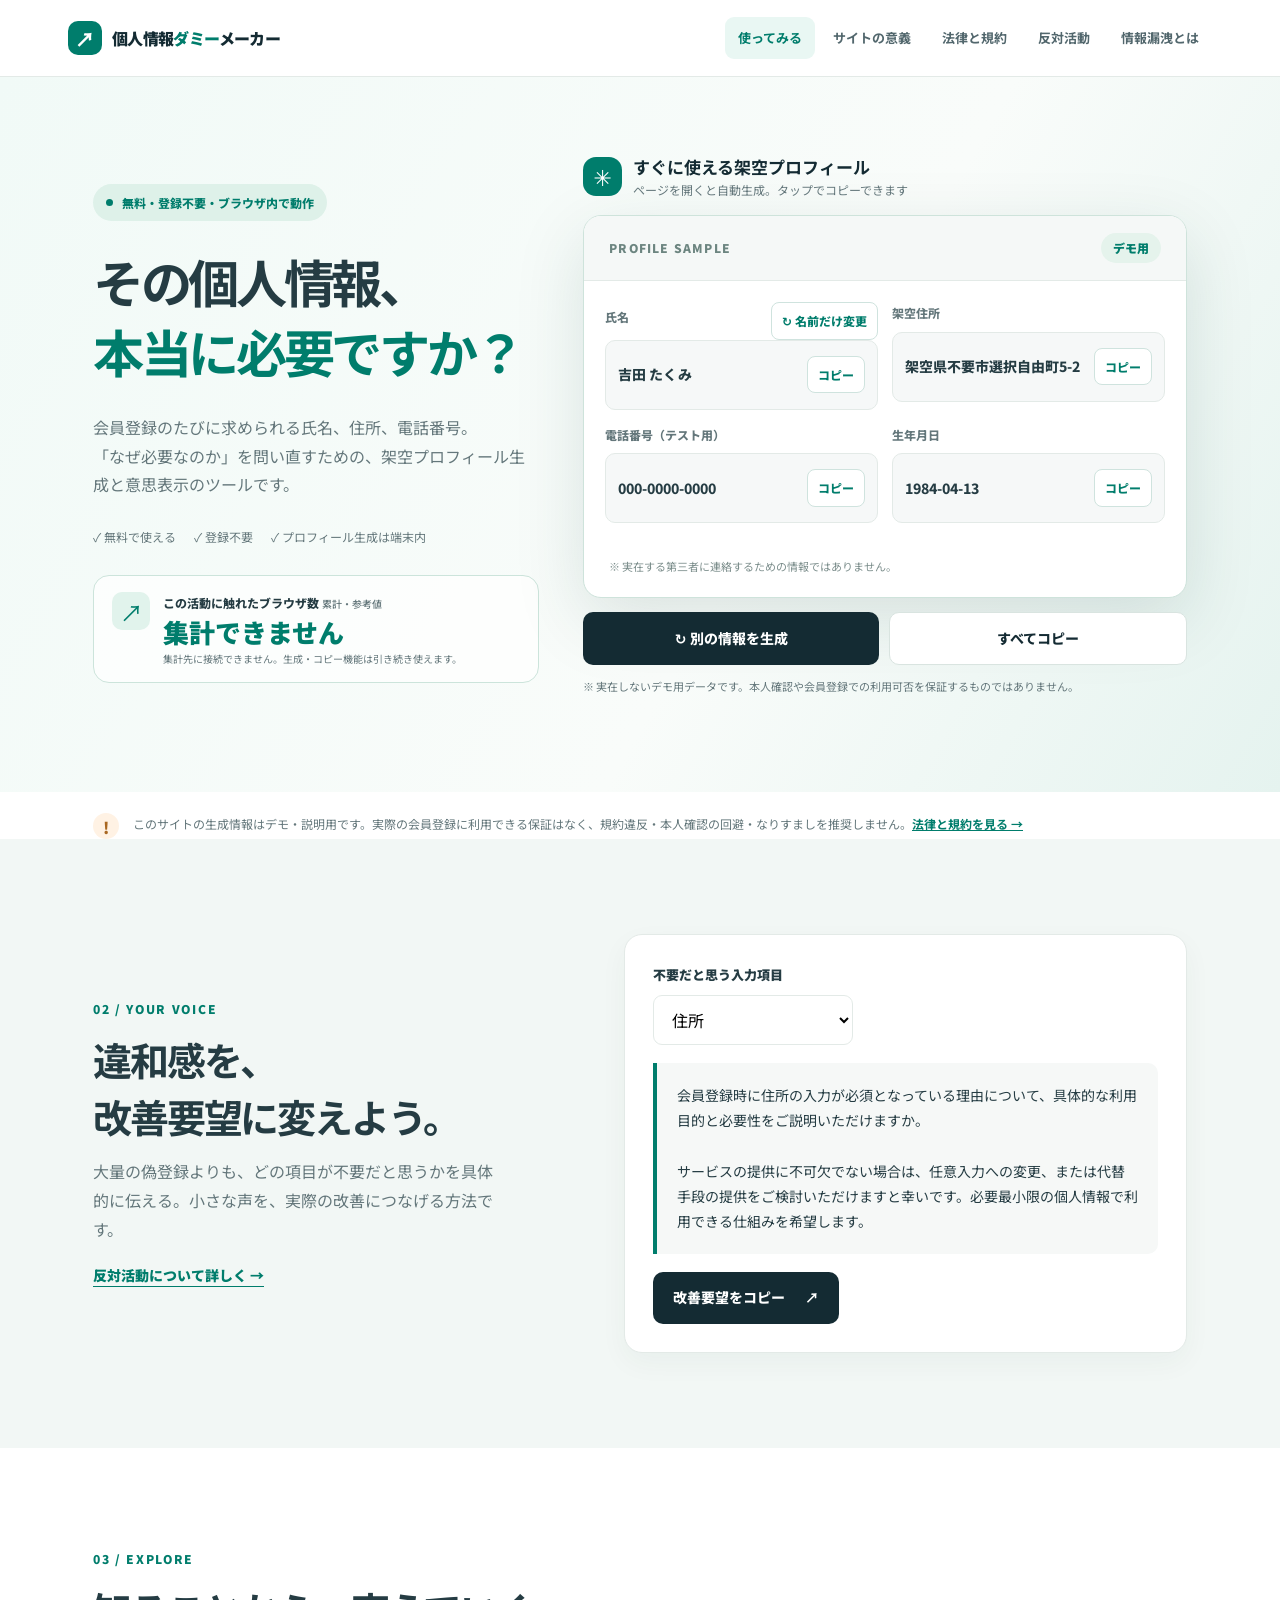
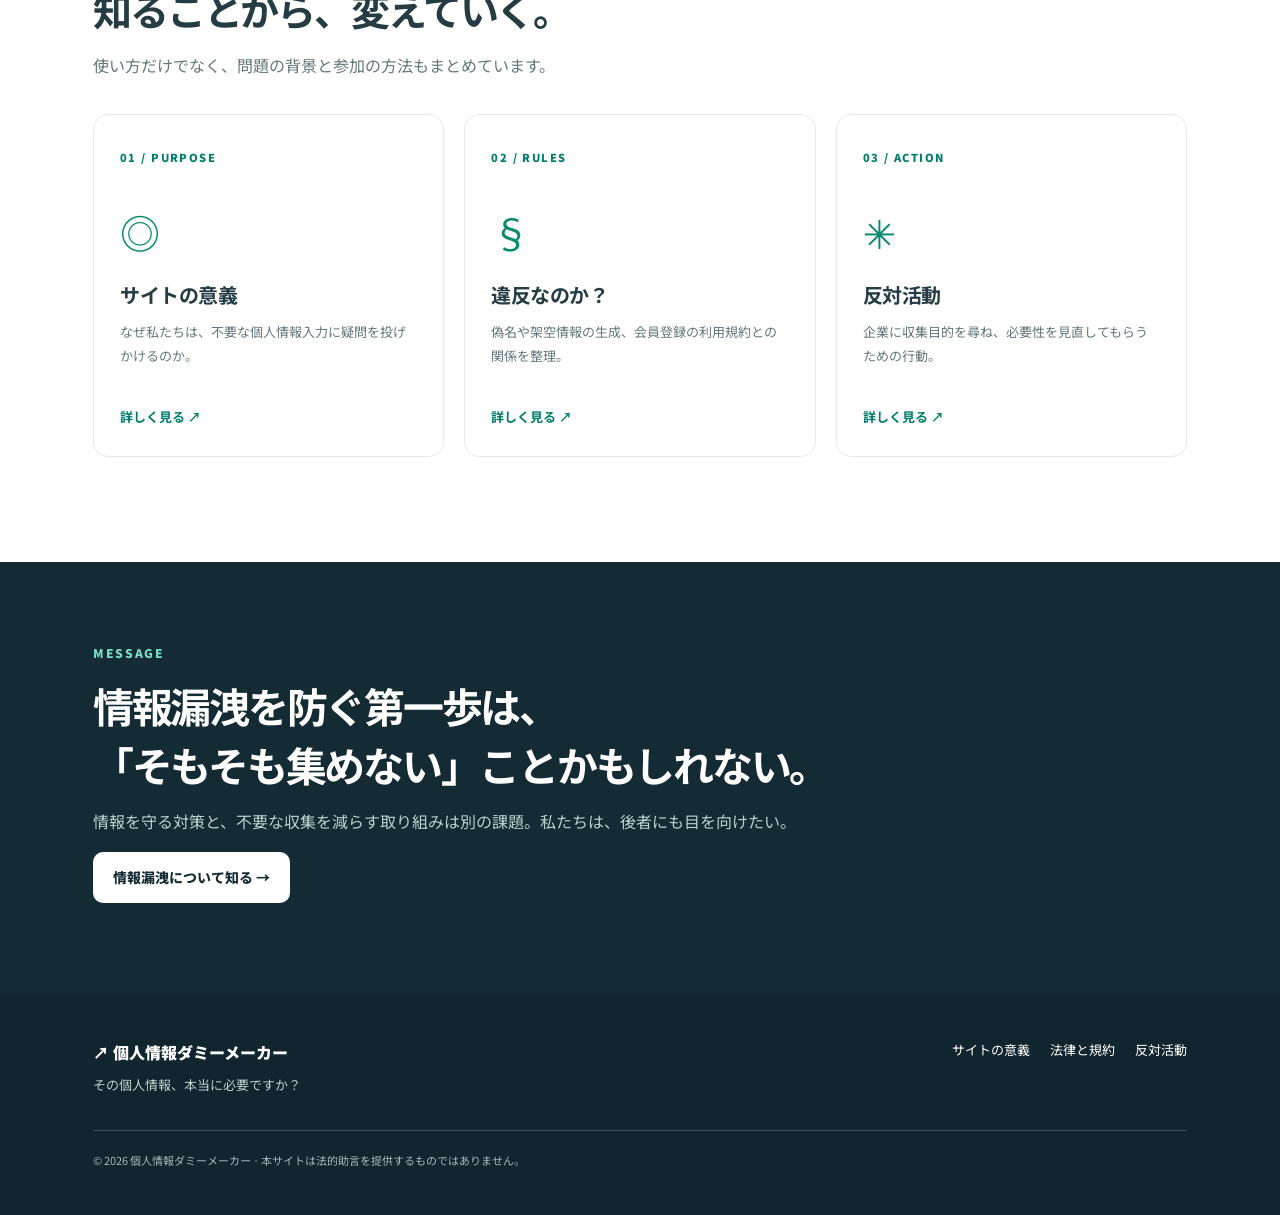
<file: index.html>
<!DOCTYPE html>

<html lang="ja"><head><meta charset="utf-8"/><meta content="width=device-width, initial-scale=1" name="viewport"/><meta content="#112a32" name="theme-color"/><meta content="架空の氏名・住所・テスト用電話番号を無料で生成。登録不要。会員登録時の不要な個人情報入力や情報漏洩について考え、企業への改善要望も作成できます。" name="description"/><meta content="index,follow" name="robots"/><meta content="website" property="og:type"/><meta content="個人情報ダミーメーカー｜無料の偽名・架空住所生成" property="og:title"/><meta content="架空の氏名・住所・テスト用電話番号を無料で生成。登録不要。会員登録時の不要な個人情報入力や情報漏洩について考え、企業への改善要望も作成できます。" property="og:description"/><title>個人情報ダミーメーカー｜無料の偽名・架空住所生成</title><link href="style.css" rel="stylesheet"/><script defer="" src="names.js"></script><script defer="" src="app.js"></script><meta content="個人情報ダミーメーカー" property="og:site_name"/><meta content="summary" name="twitter:card"/><link href="favicon.svg" rel="icon" type="image/svg+xml"/><link rel="canonical" href="https://belt32.github.io/privacy-dummy-maker/"/><meta property="og:url" content="https://belt32.github.io/privacy-dummy-maker/"/><script type="application/ld+json">{"@context": "https://schema.org", "@type": "WebSite", "name": "個人情報ダミーメーカー", "alternateName": "Privacy Dummy Maker", "url": "https://belt32.github.io/privacy-dummy-maker/", "inLanguage": "ja"}</script><script defer src="counter-config.js"></script><script defer src="counter.js"></script><meta name="google-site-verification" content="NcJ0CLKKIaj73GDgiFb0zMKzVqcw-bu-TZWNQOvwTJs" /></head><body><a class="skip" href="#main">本文へスキップ</a><header class="topbar"><div class="topbar-inner"><a class="logo" href="index.html"><span class="logo-mark">↗</span><span>個人情報<span class="logo-accent">ダミー</span>メーカー</span></a><button aria-controls="mainNav" aria-expanded="false" aria-label="メニューを開く" class="menu-toggle" id="menuToggle"><span></span><span></span><span></span></button><nav aria-label="メインナビゲーション" class="nav" id="mainNav"><a aria-current="page" href="index.html">使ってみる</a><a href="purpose/index.html">サイトの意義</a><a href="legal/index.html">法律と規約</a><a href="action/index.html">反対活動</a><a href="information-leak/index.html">情報漏洩とは</a></nav></div></header><main id="main"><section class="hero"><div class="wrap hero-grid"><div class="hero-copy"><div class="pill"><span class="dot"></span> 無料・登録不要・ブラウザ内で動作</div><h1>その個人情報、<br/><span>本当に必要ですか？</span></h1><p>会員登録のたびに求められる氏名、住所、電話番号。<br/>「なぜ必要なのか」を問い直すための、架空プロフィール生成と意思表示のツールです。</p><div class="hero-foot"><span>✓ 無料で使える</span><span>✓ 登録不要</span><span>✓ プロフィール生成は端末内</span></div><div aria-label="累計の利用ブラウザ数" class="visitor-stat"><div aria-hidden="true" class="visitor-icon">↗</div><div><div class="visitor-stat-label">この活動に触れたブラウザ数 <span>累計・参考値</span></div><div aria-live="polite" class="visitor-value" id="visitorCount">未集計</div><p class="visitor-explain" id="visitorNote">現在、利用ブラウザ数の集計は行っていません。</p></div></div></div><div class="hero-generator" id="generator"><div class="instant-heading"><span class="instant-spark">✳</span><span><strong>すぐに使える架空プロフィール</strong><small>ページを開くと自動生成。タップでコピーできます</small></span></div><div class="generator-card"><div class="card-header"><span>PROFILE SAMPLE</span><span class="card-pill">デモ用</span></div><div class="fields"><div class="field"><div class="name-label-row"><label for="name">氏名</label><button aria-label="氏名だけを再生成" class="name-regen" id="refreshName" type="button">↻ 名前だけ変更</button></div><div class="field-line"><output id="name">青山 そら</output><button aria-label="氏名をコピー" data-copy="name" type="button">コピー</button></div></div><div class="field"><label for="address">架空住所</label><div class="field-line"><output id="address">架空県不要市情報最小町1-1</output><button aria-label="住所をコピー" data-copy="address" type="button">コピー</button></div></div><div class="field"><label for="phone">電話番号（テスト用）</label><div class="field-line"><output id="phone">000-0000-0000</output><button aria-label="電話番号をコピー" data-copy="phone" type="button">コピー</button></div></div><div class="field"><label for="birthday">生年月日</label><div class="field-line"><output id="birthday">1998-04-21</output><button aria-label="生年月日をコピー" data-copy="birthday" type="button">コピー</button></div></div></div><div class="card-bottom">※ 実在する第三者に連絡するための情報ではありません。</div></div><div class="instant-actions"><button class="btn btn-dark" id="refresh" type="button">↻ 別の情報を生成</button><button class="btn btn-outline" id="copyAll" type="button">すべてコピー</button></div><p class="instant-note">※ 実在しないデモ用データです。本人確認や会員登録での利用可否を保証するものではありません。</p><p aria-live="polite" class="feedback" id="status" role="status"></p></div></div></section><div class="notice wrap"><span>!</span><p>このサイトの生成情報はデモ・説明用です。実際の会員登録に利用できる保証はなく、規約違反・本人確認の回避・なりすましを推奨しません。<a href="legal/index.html">法律と規約を見る →</a></p></div><section class="soft-section" id="request"><div class="wrap split"><div><div class="eyebrow">02 / YOUR VOICE</div><h2>違和感を、<br/>改善要望に変えよう。</h2><p>大量の偽登録よりも、どの項目が不要だと思うかを具体的に伝える。小さな声を、実際の改善につなげる方法です。</p><a class="inline-link" href="action/index.html">反対活動について詳しく →</a></div><div class="request-card"><label for="target">不要だと思う入力項目</label><select id="target"><option value="住所">住所</option><option value="電話番号">電話番号</option><option value="本名">本名</option><option value="生年月日">生年月日</option></select><div aria-live="polite" class="letter" id="letter"></div><button class="btn btn-dark" id="copyLetter" type="button">改善要望をコピー <span>↗</span></button></div></div></section><section class="section wrap"><div class="eyebrow">03 / EXPLORE</div><h2>知ることから、変えていく。</h2><p class="section-lead">使い方だけでなく、問題の背景と参加の方法もまとめています。</p><div class="link-cards"><a class="link-card" href="purpose/index.html"><span class="link-no">01 / PURPOSE</span><span class="link-icon">◎</span><h3>サイトの意義</h3><p>なぜ私たちは、不要な個人情報入力に疑問を投げかけるのか。</p><b>詳しく見る ↗</b></a><a class="link-card" href="legal/index.html"><span class="link-no">02 / RULES</span><span class="link-icon">§</span><h3>違反なのか？</h3><p>偽名や架空情報の生成、会員登録の利用規約との関係を整理。</p><b>詳しく見る ↗</b></a><a class="link-card" href="action/index.html"><span class="link-no">03 / ACTION</span><span class="link-icon">✳</span><h3>反対活動</h3><p>企業に収集目的を尋ね、必要性を見直してもらうための行動。</p><b>詳しく見る ↗</b></a></div></section><section class="dark-band"><div class="wrap"><div class="eyebrow">MESSAGE</div><h2>情報漏洩を防ぐ第一歩は、<br/>「そもそも集めない」ことかもしれない。</h2><p>情報を守る対策と、不要な収集を減らす取り組みは別の課題。私たちは、後者にも目を向けたい。</p><a class="btn btn-white" href="information-leak/index.html">情報漏洩について知る →</a></div></section></main><footer><div class="footer-inner"><div><a class="footer-logo" href="index.html">↗ 個人情報ダミーメーカー</a><p>その個人情報、本当に必要ですか？</p></div><div class="footer-links"><a href="purpose/index.html">サイトの意義</a><a href="legal/index.html">法律と規約</a><a href="action/index.html">反対活動</a></div><small>© 2026 個人情報ダミーメーカー · 本サイトは法的助言を提供するものではありません。</small></div></footer></body></html>
</file>
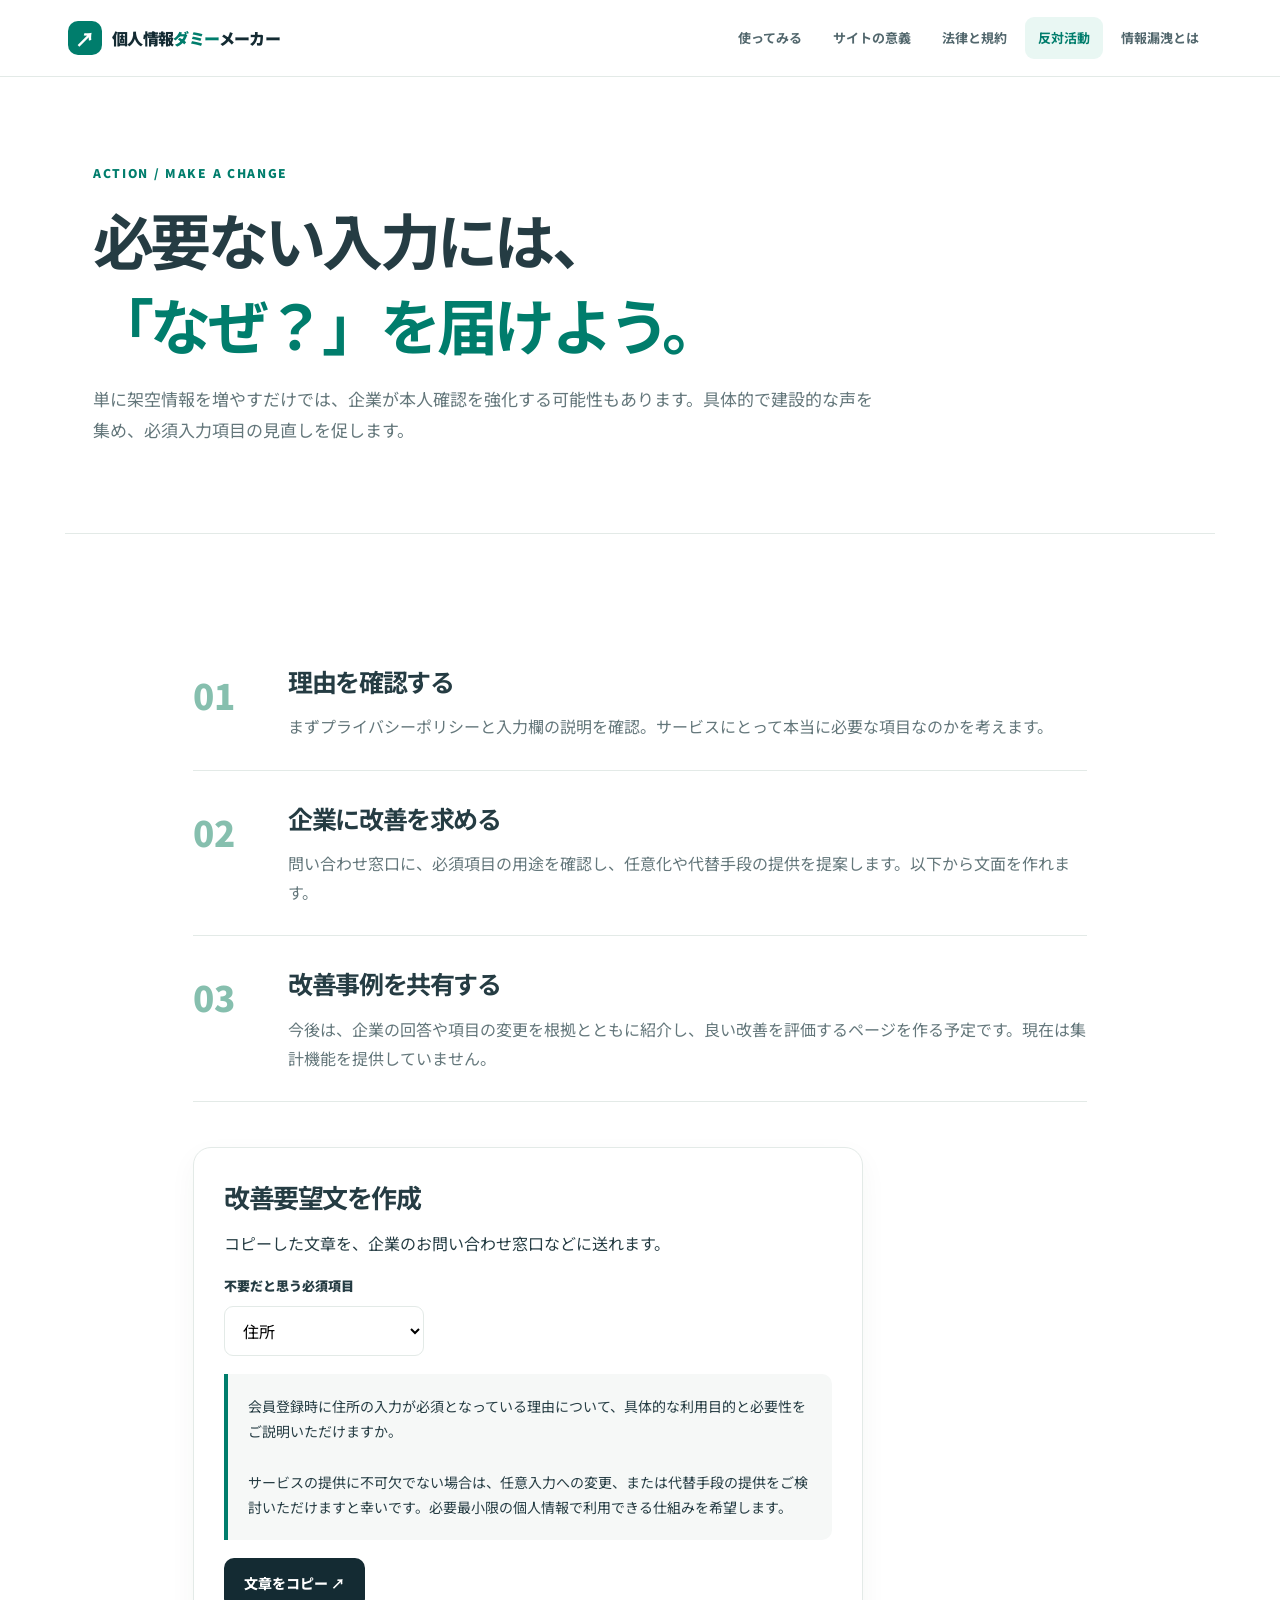
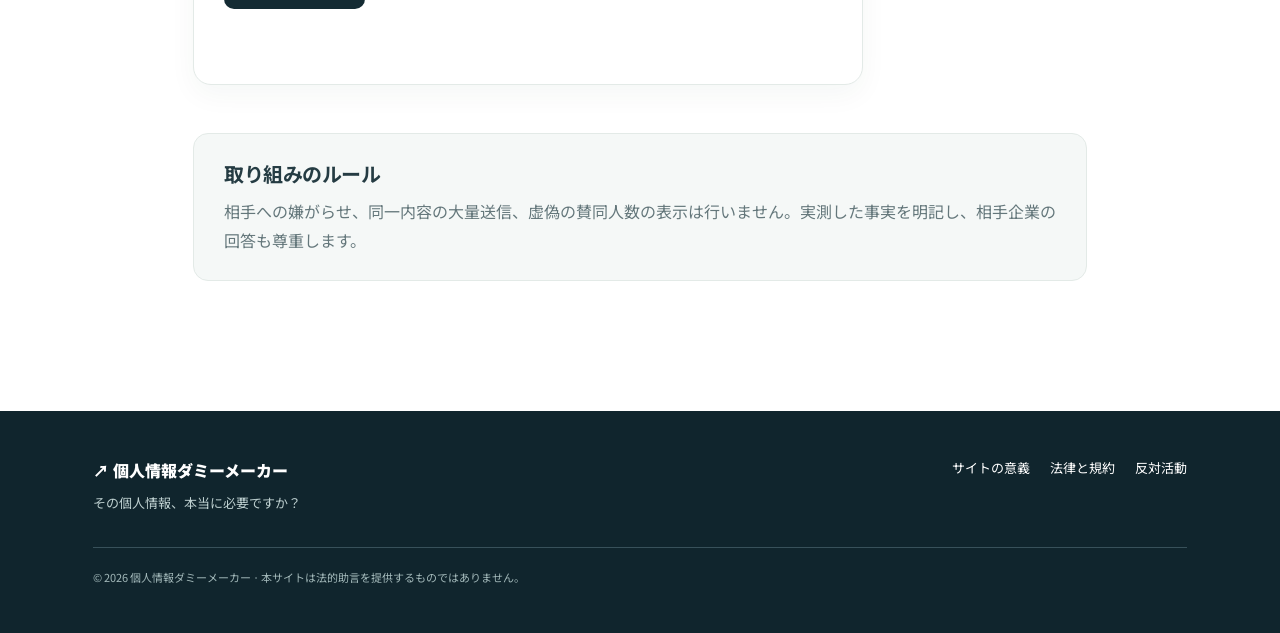
<file: action/index.html>
<!DOCTYPE html>
<html lang="ja"><head><meta charset="utf-8"/><meta content="width=device-width, initial-scale=1" name="viewport"/><meta content="#112a32" name="theme-color"/><meta content="不要な住所・電話番号の必須入力について、企業に収集目的を尋ねたり改善を求めたりするための方法を紹介します。" name="description"/><meta content="index,follow" name="robots"/><meta content="website" property="og:type"/><meta content="個人情報の入力を拒否したい｜企業への改善要望｜個人情報ダミーメーカー" property="og:title"/><meta content="不要な住所・電話番号の必須入力について、企業に収集目的を尋ねたり改善を求めたりするための方法を紹介します。" property="og:description"/><title>個人情報の入力を拒否したい｜企業への改善要望｜個人情報ダミーメーカー</title><link href="../style.css" rel="stylesheet"/><script defer="" src="../app.js"></script><meta content="個人情報ダミーメーカー" property="og:site_name"/><meta content="summary" name="twitter:card"/><link href="../favicon.svg" rel="icon" type="image/svg+xml"/><link rel="canonical" href="https://belt32.github.io/privacy-dummy-maker/action/"/><meta property="og:url" content="https://belt32.github.io/privacy-dummy-maker/action/"/><script defer src="../counter-config.js"></script><script defer src="../counter.js"></script></head><body><a class="skip" href="#main">本文へスキップ</a><header class="topbar"><div class="topbar-inner"><a class="logo" href="../index.html"><span class="logo-mark">↗</span><span>個人情報<span class="logo-accent">ダミー</span>メーカー</span></a><button aria-controls="mainNav" aria-expanded="false" aria-label="メニューを開く" class="menu-toggle" id="menuToggle"><span></span><span></span><span></span></button><nav aria-label="メインナビゲーション" class="nav" id="mainNav"><a href="../index.html">使ってみる</a><a href="../purpose/index.html">サイトの意義</a><a href="../legal/index.html">法律と規約</a><a aria-current="page" href="../action/index.html">反対活動</a><a href="../information-leak/index.html">情報漏洩とは</a></nav></div></header><main id="main"><section class="page-intro wrap"><div class="eyebrow">ACTION / MAKE A CHANGE</div><h1>必要ない入力には、<br/><span class="accent">「なぜ？」を届けよう。</span></h1><p class="lead">単に架空情報を増やすだけでは、企業が本人確認を強化する可能性もあります。具体的で建設的な声を集め、必須入力項目の見直しを促します。</p></section><section class="wrap section slim"><div class="numbered"><article><span>01</span><div><h2>理由を確認する</h2><p>まずプライバシーポリシーと入力欄の説明を確認。サービスにとって本当に必要な項目なのかを考えます。</p></div></article><article><span>02</span><div><h2>企業に改善を求める</h2><p>問い合わせ窓口に、必須項目の用途を確認し、任意化や代替手段の提供を提案します。以下から文面を作れます。</p></div></article><article><span>03</span><div><h2>改善事例を共有する</h2><p>今後は、企業の回答や項目の変更を根拠とともに紹介し、良い改善を評価するページを作る予定です。現在は集計機能を提供していません。</p></div></article></div><div class="request-card action-request"><h2>改善要望文を作成</h2><p>コピーした文章を、企業のお問い合わせ窓口などに送れます。</p><label for="target">不要だと思う必須項目</label><select id="target"><option value="住所">住所</option><option value="電話番号">電話番号</option><option value="本名">本名</option><option value="生年月日">生年月日</option></select><div class="letter" id="letter"></div><button class="btn btn-dark" id="copyLetter" type="button">文章をコピー ↗</button><p aria-live="polite" class="feedback" id="status" role="status"></p></div><div class="info-box"><h3>取り組みのルール</h3><p>相手への嫌がらせ、同一内容の大量送信、虚偽の賛同人数の表示は行いません。実測した事実を明記し、相手企業の回答も尊重します。</p></div></section></main><footer><div class="footer-inner"><div><a class="footer-logo" href="../index.html">↗ 個人情報ダミーメーカー</a><p>その個人情報、本当に必要ですか？</p></div><div class="footer-links"><a href="../purpose/index.html">サイトの意義</a><a href="../legal/index.html">法律と規約</a><a href="../action/index.html">反対活動</a></div><small>© 2026 個人情報ダミーメーカー · 本サイトは法的助言を提供するものではありません。</small></div></footer></body></html>
</file>
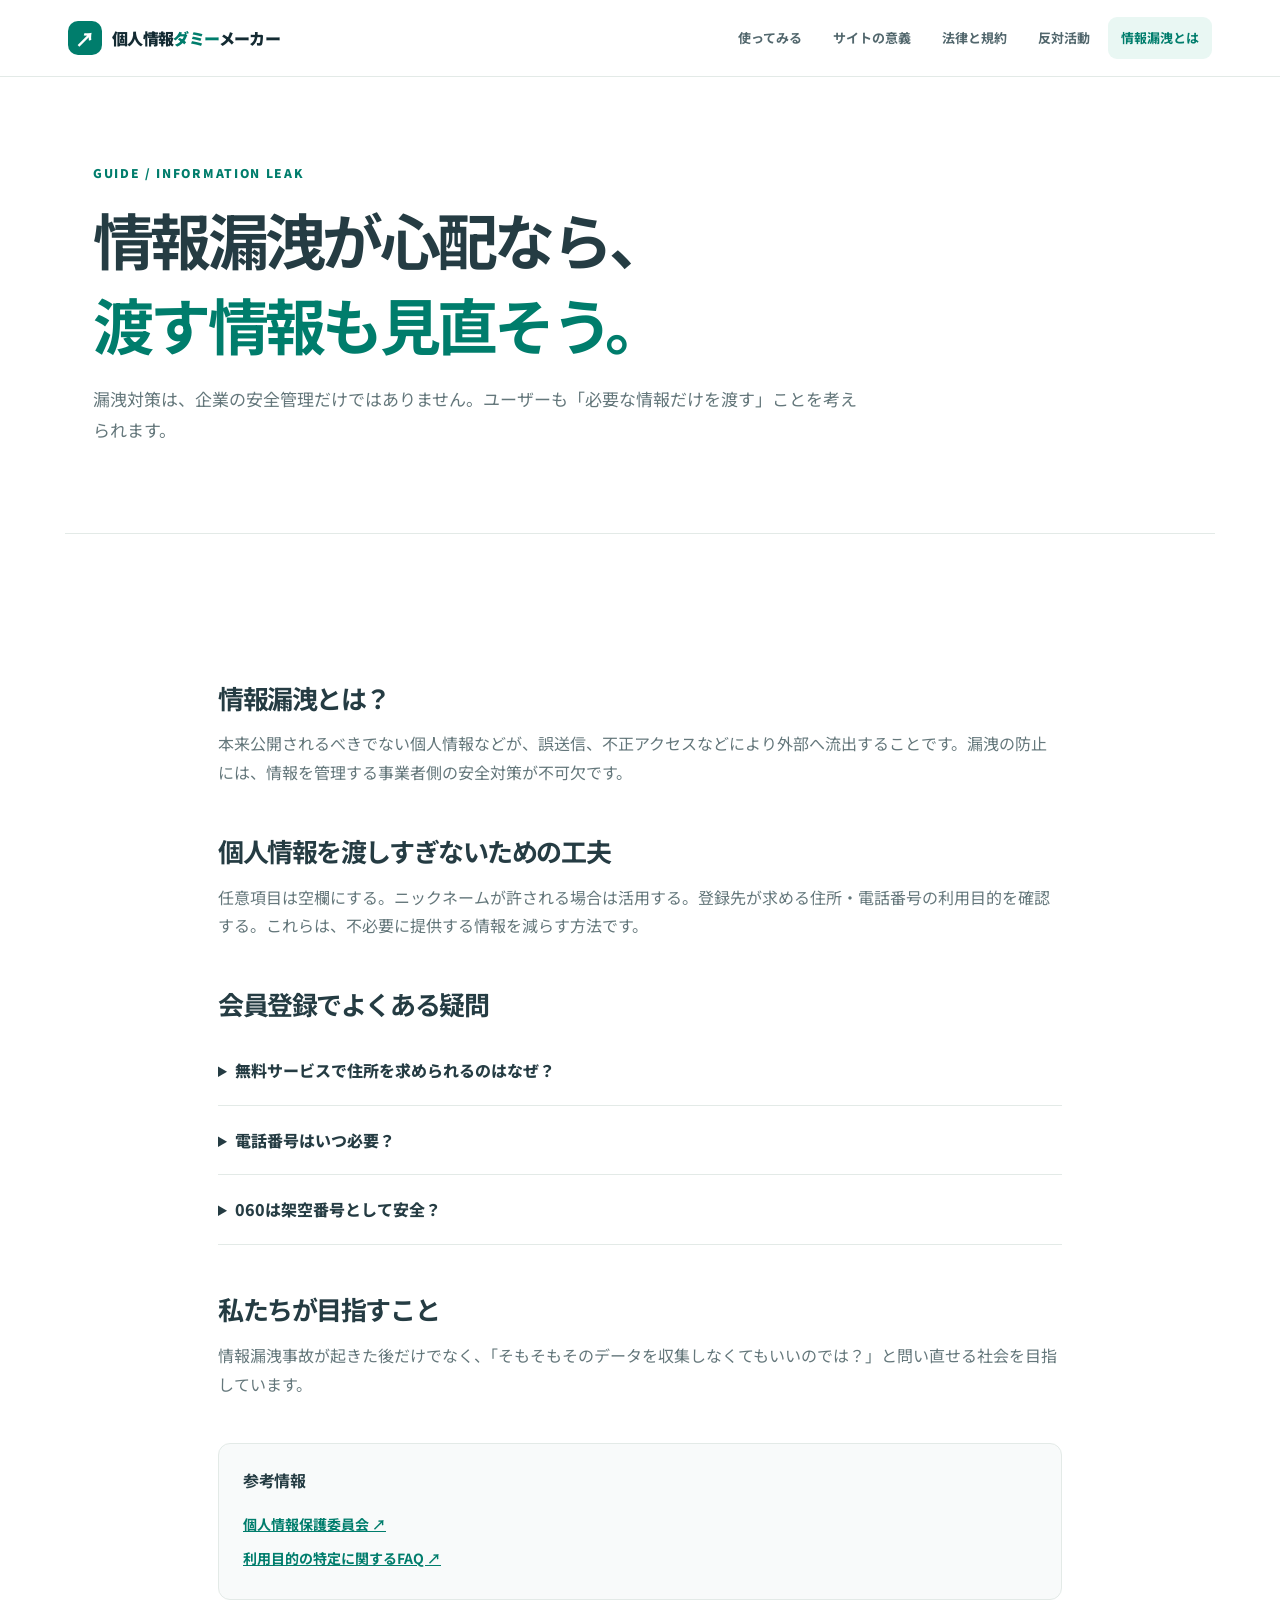
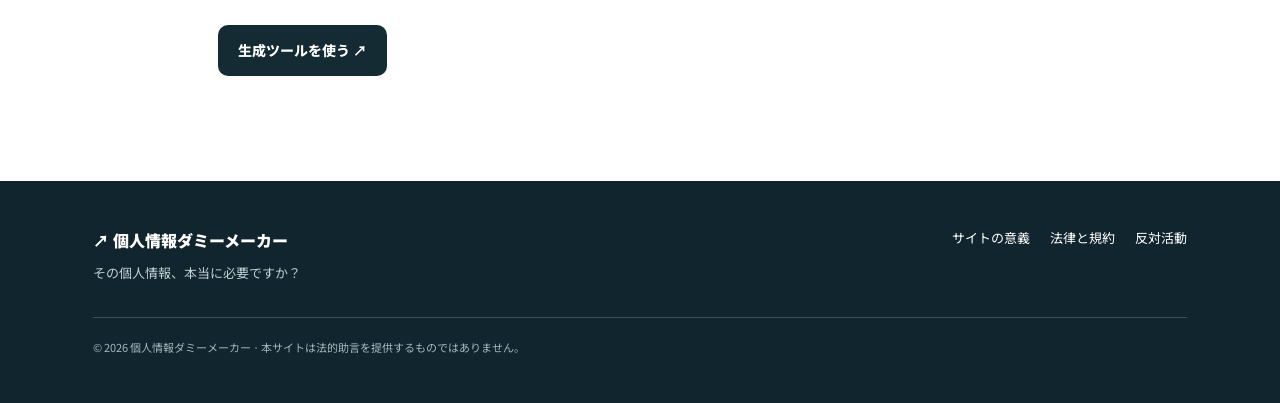
<file: information-leak/index.html>
<!DOCTYPE html>
<html lang="ja"><head><meta charset="utf-8"/><meta content="width=device-width, initial-scale=1" name="viewport"/><meta content="#112a32" name="theme-color"/><meta content="情報漏洩の意味、起こる原因、基本的な対策を解説。個人情報を守るために、不要な情報を最初から収集しないことの重要性も考えます。" name="description"/><meta content="index,follow" name="robots"/><meta content="website" property="og:type"/><meta content="情報漏洩とは？原因と対策、個人情報を渡しすぎない方法｜個人情報ダミーメーカー" property="og:title"/><meta content="情報漏洩の意味、起こる原因、基本的な対策を解説。個人情報を守るために、不要な情報を最初から収集しないことの重要性も考えます。" property="og:description"/><title>情報漏洩とは？原因と対策、個人情報を渡しすぎない方法｜個人情報ダミーメーカー</title><link href="../style.css" rel="stylesheet"/><script defer="" src="../app.js"></script><meta content="個人情報ダミーメーカー" property="og:site_name"/><meta content="summary" name="twitter:card"/><link href="../favicon.svg" rel="icon" type="image/svg+xml"/><link rel="canonical" href="https://belt32.github.io/privacy-dummy-maker/information-leak/"/><meta property="og:url" content="https://belt32.github.io/privacy-dummy-maker/information-leak/"/><script defer src="../counter-config.js"></script><script defer src="../counter.js"></script></head><body><a class="skip" href="#main">本文へスキップ</a><header class="topbar"><div class="topbar-inner"><a class="logo" href="../index.html"><span class="logo-mark">↗</span><span>個人情報<span class="logo-accent">ダミー</span>メーカー</span></a><button aria-controls="mainNav" aria-expanded="false" aria-label="メニューを開く" class="menu-toggle" id="menuToggle"><span></span><span></span><span></span></button><nav aria-label="メインナビゲーション" class="nav" id="mainNav"><a href="../index.html">使ってみる</a><a href="../purpose/index.html">サイトの意義</a><a href="../legal/index.html">法律と規約</a><a href="../action/index.html">反対活動</a><a aria-current="page" href="../information-leak/index.html">情報漏洩とは</a></nav></div></header><main id="main"><section class="page-intro wrap"><div class="eyebrow">GUIDE / INFORMATION LEAK</div><h1>情報漏洩が心配なら、<br/><span class="accent">渡す情報も見直そう。</span></h1><p class="lead">漏洩対策は、企業の安全管理だけではありません。ユーザーも「必要な情報だけを渡す」ことを考えられます。</p></section><section class="wrap section slim prose"><h2>情報漏洩とは？</h2><p>本来公開されるべきでない個人情報などが、誤送信、不正アクセスなどにより外部へ流出することです。漏洩の防止には、情報を管理する事業者側の安全対策が不可欠です。</p><h2>個人情報を渡しすぎないための工夫</h2><p>任意項目は空欄にする。ニックネームが許される場合は活用する。登録先が求める住所・電話番号の利用目的を確認する。これらは、不必要に提供する情報を減らす方法です。</p><h2>会員登録でよくある疑問</h2><div class="faq"><details><summary>無料サービスで住所を求められるのはなぜ？</summary><p>配送・地域制限・不正利用防止などが目的の場合もあります。ただし、サイトによっては住所が必須である必要性を疑問に思うこともあります。用途を確認しましょう。</p></details><details><summary>電話番号はいつ必要？</summary><p>認証や緊急連絡に使用される場合があります。メール等の代替認証が利用できるか確認しましょう。</p></details><details><summary>060は架空番号として安全？</summary><p>060は将来的な携帯電話番号として使用され得るため、架空番号として採用していません。このサイトでは「000-0000-0000」という連絡不能のテスト用表示を使います。</p></details></div><h2>私たちが目指すこと</h2><p>情報漏洩事故が起きた後だけでなく、「そもそもそのデータを収集しなくてもいいのでは？」と問い直せる社会を目指しています。</p><div class="sources"><h3>参考情報</h3><a href="https://www.ppc.go.jp/" rel="noopener noreferrer" target="_blank">個人情報保護委員会 ↗</a><a href="https://www.ppc.go.jp/all_faq_index/faq1-q2-1/" rel="noopener noreferrer" target="_blank">利用目的の特定に関するFAQ ↗</a></div><a class="btn btn-dark" href="../index.html#generator">生成ツールを使う ↗</a></section></main><footer><div class="footer-inner"><div><a class="footer-logo" href="../index.html">↗ 個人情報ダミーメーカー</a><p>その個人情報、本当に必要ですか？</p></div><div class="footer-links"><a href="../purpose/index.html">サイトの意義</a><a href="../legal/index.html">法律と規約</a><a href="../action/index.html">反対活動</a></div><small>© 2026 個人情報ダミーメーカー · 本サイトは法的助言を提供するものではありません。</small></div></footer></body></html>
</file>
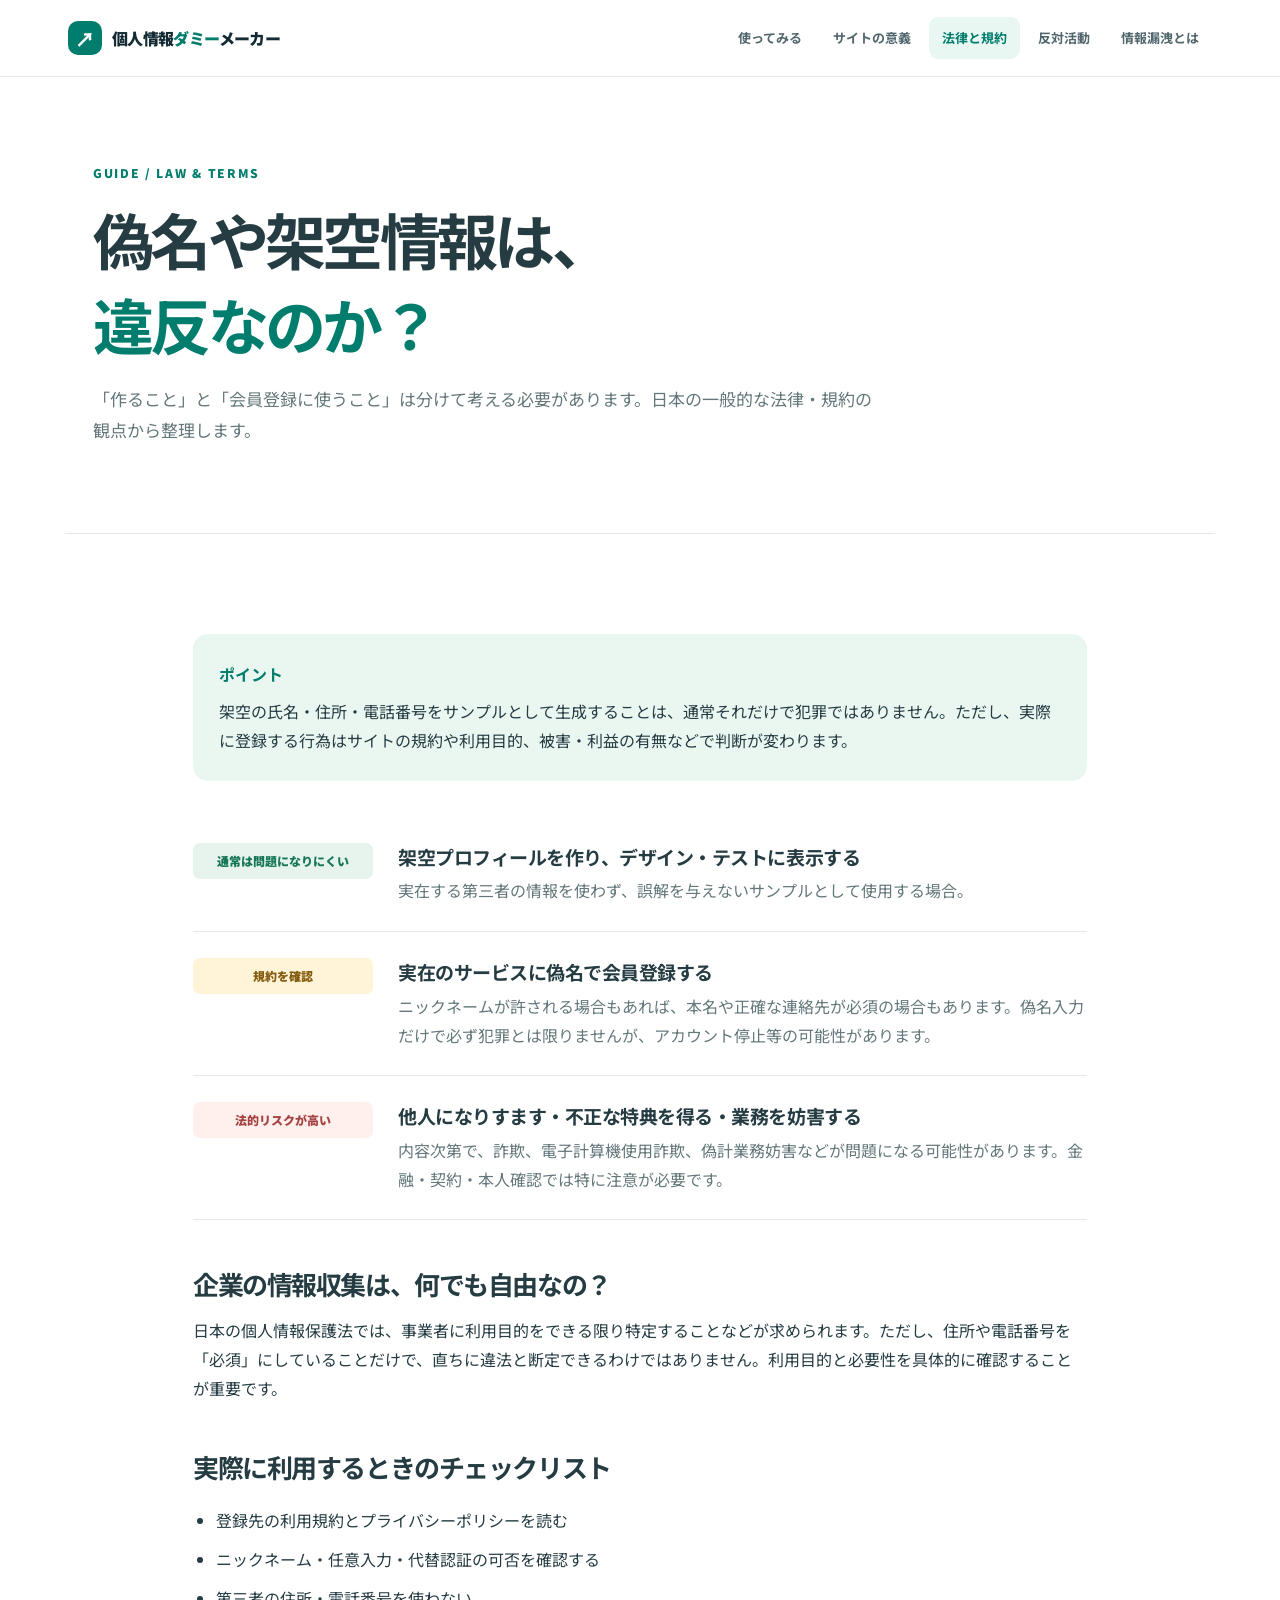
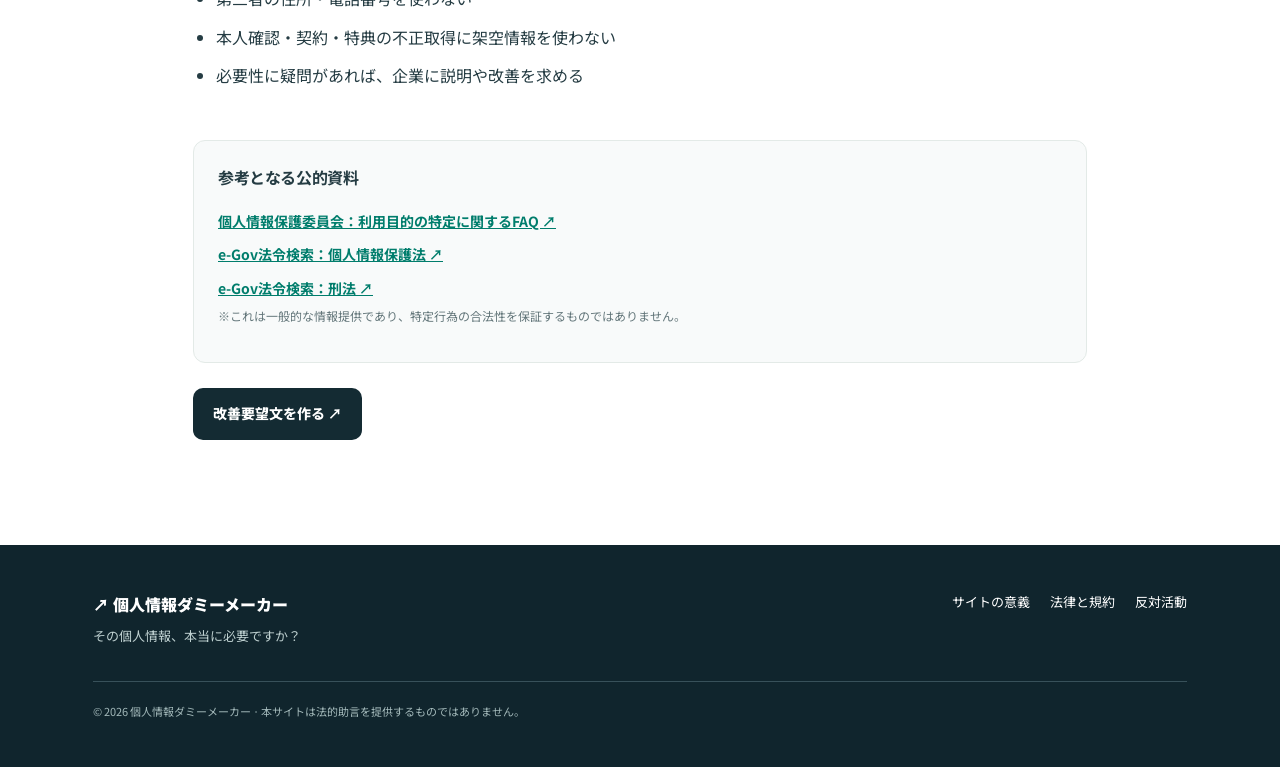
<file: legal/index.html>
<!DOCTYPE html>
<html lang="ja"><head><meta charset="utf-8"/><meta content="width=device-width, initial-scale=1" name="viewport"/><meta content="#112a32" name="theme-color"/><meta content="偽名や架空住所の生成と、サービスへの虚偽登録は別。日本の法律・利用規約・本人確認の注意点を一般向けに整理します。" name="description"/><meta content="index,follow" name="robots"/><meta content="website" property="og:type"/><meta content="偽名で会員登録するのは違法？法律と規約｜個人情報ダミーメーカー" property="og:title"/><meta content="偽名や架空住所の生成と、サービスへの虚偽登録は別。日本の法律・利用規約・本人確認の注意点を一般向けに整理します。" property="og:description"/><title>偽名で会員登録するのは違法？法律と規約｜個人情報ダミーメーカー</title><link href="../style.css" rel="stylesheet"/><script defer="" src="../app.js"></script><meta content="個人情報ダミーメーカー" property="og:site_name"/><meta content="summary" name="twitter:card"/><link href="../favicon.svg" rel="icon" type="image/svg+xml"/><link rel="canonical" href="https://belt32.github.io/privacy-dummy-maker/legal/"/><meta property="og:url" content="https://belt32.github.io/privacy-dummy-maker/legal/"/><script defer src="../counter-config.js"></script><script defer src="../counter.js"></script></head><body><a class="skip" href="#main">本文へスキップ</a><header class="topbar"><div class="topbar-inner"><a class="logo" href="../index.html"><span class="logo-mark">↗</span><span>個人情報<span class="logo-accent">ダミー</span>メーカー</span></a><button aria-controls="mainNav" aria-expanded="false" aria-label="メニューを開く" class="menu-toggle" id="menuToggle"><span></span><span></span><span></span></button><nav aria-label="メインナビゲーション" class="nav" id="mainNav"><a href="../index.html">使ってみる</a><a href="../purpose/index.html">サイトの意義</a><a aria-current="page" href="../legal/index.html">法律と規約</a><a href="../action/index.html">反対活動</a><a href="../information-leak/index.html">情報漏洩とは</a></nav></div></header><main id="main"><section class="page-intro wrap"><div class="eyebrow">GUIDE / LAW &amp; TERMS</div><h1>偽名や架空情報は、<br/><span class="accent">違反なのか？</span></h1><p class="lead">「作ること」と「会員登録に使うこと」は分けて考える必要があります。日本の一般的な法律・規約の観点から整理します。</p></section><section class="wrap section slim"><div class="legal-summary"><strong>ポイント</strong><p>架空の氏名・住所・電話番号をサンプルとして生成することは、通常それだけで犯罪ではありません。ただし、実際に登録する行為はサイトの規約や利用目的、被害・利益の有無などで判断が変わります。</p></div><div class="law-table"><div class="law-row"><span class="law-state good">通常は問題になりにくい</span><div><h3>架空プロフィールを作り、デザイン・テストに表示する</h3><p>実在する第三者の情報を使わず、誤解を与えないサンプルとして使用する場合。</p></div></div><div class="law-row"><span class="law-state caution">規約を確認</span><div><h3>実在のサービスに偽名で会員登録する</h3><p>ニックネームが許される場合もあれば、本名や正確な連絡先が必須の場合もあります。偽名入力だけで必ず犯罪とは限りませんが、アカウント停止等の可能性があります。</p></div></div><div class="law-row"><span class="law-state risk">法的リスクが高い</span><div><h3>他人になりすます・不正な特典を得る・業務を妨害する</h3><p>内容次第で、詐欺、電子計算機使用詐欺、偽計業務妨害などが問題になる可能性があります。金融・契約・本人確認では特に注意が必要です。</p></div></div></div><h2>企業の情報収集は、何でも自由なの？</h2><p>日本の個人情報保護法では、事業者に利用目的をできる限り特定することなどが求められます。ただし、住所や電話番号を「必須」にしていることだけで、直ちに違法と断定できるわけではありません。利用目的と必要性を具体的に確認することが重要です。</p><h2>実際に利用するときのチェックリスト</h2><ul class="check-list"><li>登録先の利用規約とプライバシーポリシーを読む</li><li>ニックネーム・任意入力・代替認証の可否を確認する</li><li>第三者の住所・電話番号を使わない</li><li>本人確認・契約・特典の不正取得に架空情報を使わない</li><li>必要性に疑問があれば、企業に説明や改善を求める</li></ul><div class="sources"><h3>参考となる公的資料</h3><a href="https://www.ppc.go.jp/all_faq_index/faq1-q2-1/" rel="noopener noreferrer" target="_blank">個人情報保護委員会：利用目的の特定に関するFAQ ↗</a><a href="https://laws.e-gov.go.jp/law/415AC0000000057" rel="noopener noreferrer" target="_blank">e-Gov法令検索：個人情報保護法 ↗</a><a href="https://laws.e-gov.go.jp/law/140AC0000000045" rel="noopener noreferrer" target="_blank">e-Gov法令検索：刑法 ↗</a><p class="small">※これは一般的な情報提供であり、特定行為の合法性を保証するものではありません。</p></div><a class="btn btn-dark" href="../index.html#request">改善要望文を作る ↗</a></section></main><footer><div class="footer-inner"><div><a class="footer-logo" href="../index.html">↗ 個人情報ダミーメーカー</a><p>その個人情報、本当に必要ですか？</p></div><div class="footer-links"><a href="../purpose/index.html">サイトの意義</a><a href="../legal/index.html">法律と規約</a><a href="../action/index.html">反対活動</a></div><small>© 2026 個人情報ダミーメーカー · 本サイトは法的助言を提供するものではありません。</small></div></footer></body></html>
</file>
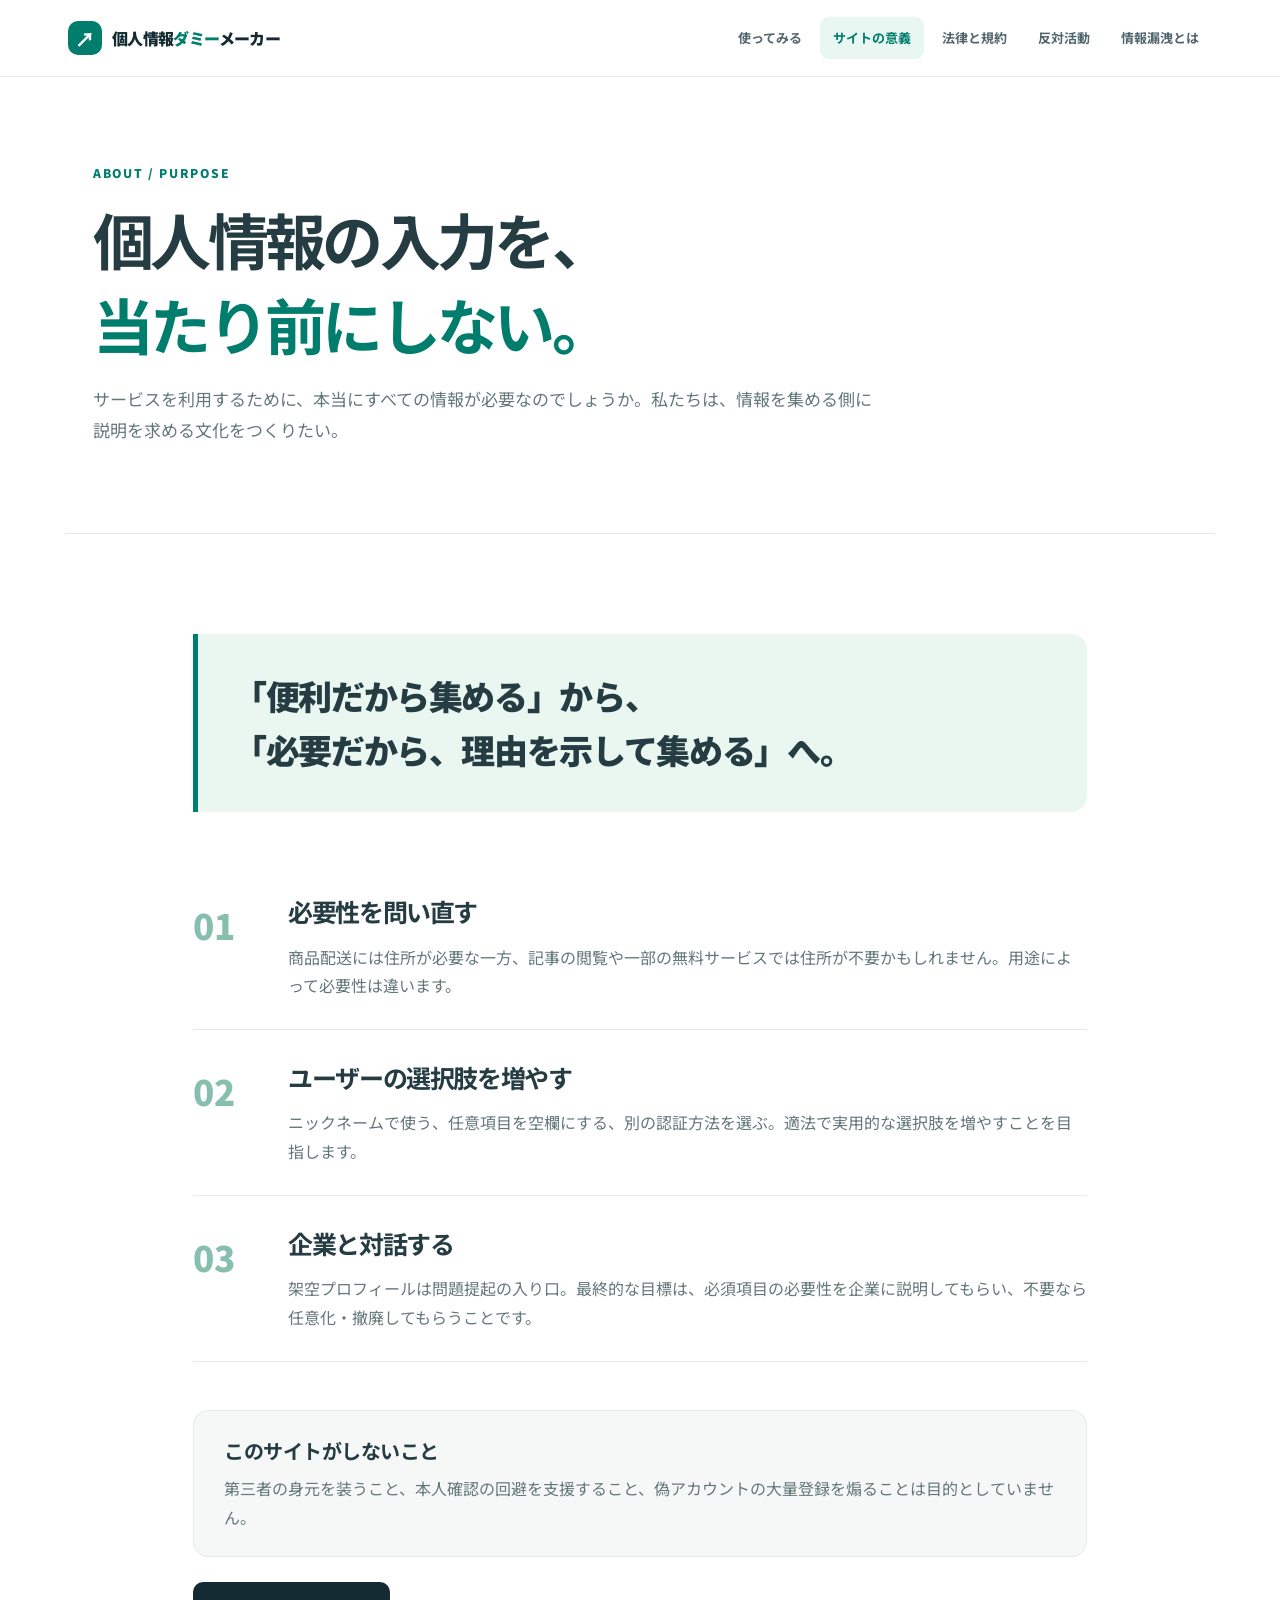
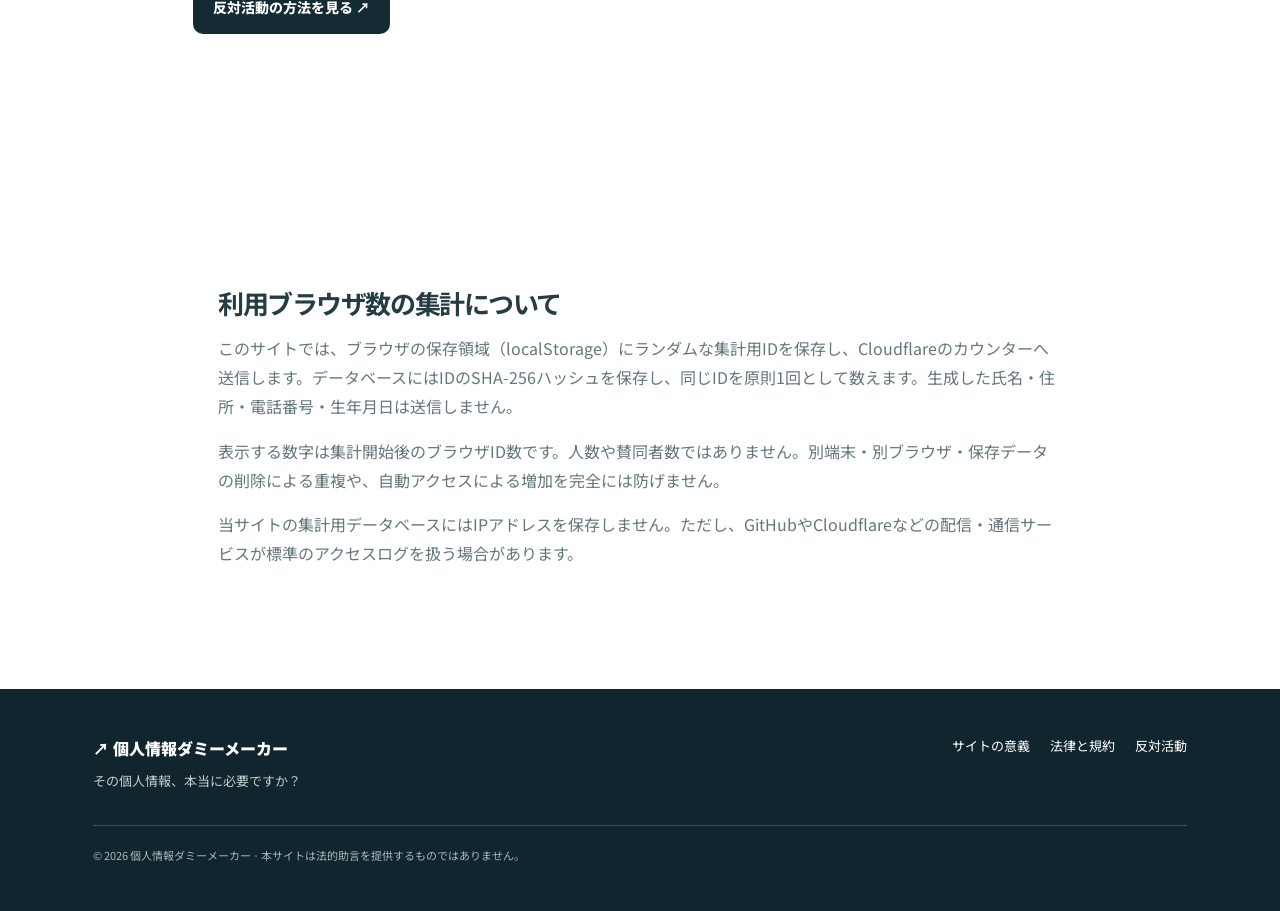
<file: purpose/index.html>
<!DOCTYPE html>
<html lang="ja"><head><meta charset="utf-8"/><meta content="width=device-width, initial-scale=1" name="viewport"/><meta content="#112a32" name="theme-color"/><meta content="会員登録でなぜ住所や電話番号が必要なのか。個人情報の過剰収集を減らすための考え方と、このサイトが目指すことを解説します。" name="description"/><meta content="index,follow" name="robots"/><meta content="website" property="og:type"/><meta content="会員登録に住所や電話番号は必要？｜個人情報ダミーメーカー" property="og:title"/><meta content="会員登録でなぜ住所や電話番号が必要なのか。個人情報の過剰収集を減らすための考え方と、このサイトが目指すことを解説します。" property="og:description"/><title>会員登録に住所や電話番号は必要？｜個人情報ダミーメーカー</title><link href="../style.css" rel="stylesheet"/><script defer="" src="../app.js"></script><meta content="個人情報ダミーメーカー" property="og:site_name"/><meta content="summary" name="twitter:card"/><link href="../favicon.svg" rel="icon" type="image/svg+xml"/><link rel="canonical" href="https://belt32.github.io/privacy-dummy-maker/purpose/"/><meta property="og:url" content="https://belt32.github.io/privacy-dummy-maker/purpose/"/><script defer src="../counter-config.js"></script><script defer src="../counter.js"></script></head><body><a class="skip" href="#main">本文へスキップ</a><header class="topbar"><div class="topbar-inner"><a class="logo" href="../index.html"><span class="logo-mark">↗</span><span>個人情報<span class="logo-accent">ダミー</span>メーカー</span></a><button aria-controls="mainNav" aria-expanded="false" aria-label="メニューを開く" class="menu-toggle" id="menuToggle"><span></span><span></span><span></span></button><nav aria-label="メインナビゲーション" class="nav" id="mainNav"><a href="../index.html">使ってみる</a><a aria-current="page" href="../purpose/index.html">サイトの意義</a><a href="../legal/index.html">法律と規約</a><a href="../action/index.html">反対活動</a><a href="../information-leak/index.html">情報漏洩とは</a></nav></div></header><main id="main"><section class="page-intro wrap"><div class="eyebrow">ABOUT / PURPOSE</div><h1>個人情報の入力を、<br/><span class="accent">当たり前にしない。</span></h1><p class="lead">サービスを利用するために、本当にすべての情報が必要なのでしょうか。私たちは、情報を集める側に説明を求める文化をつくりたい。</p></section><section class="wrap section slim"><div class="feature-statement">「便利だから集める」から、<br/>「必要だから、理由を示して集める」へ。</div><div class="numbered"><article><span>01</span><div><h2>必要性を問い直す</h2><p>商品配送には住所が必要な一方、記事の閲覧や一部の無料サービスでは住所が不要かもしれません。用途によって必要性は違います。</p></div></article><article><span>02</span><div><h2>ユーザーの選択肢を増やす</h2><p>ニックネームで使う、任意項目を空欄にする、別の認証方法を選ぶ。適法で実用的な選択肢を増やすことを目指します。</p></div></article><article><span>03</span><div><h2>企業と対話する</h2><p>架空プロフィールは問題提起の入り口。最終的な目標は、必須項目の必要性を企業に説明してもらい、不要なら任意化・撤廃してもらうことです。</p></div></article></div><div class="info-box"><h3>このサイトがしないこと</h3><p>第三者の身元を装うこと、本人確認の回避を支援すること、偽アカウントの大量登録を煽ることは目的としていません。</p></div><a class="btn btn-dark" href="../action/index.html">反対活動の方法を見る ↗</a></section><section class="wrap section slim prose" id="usage-count"><h2>利用ブラウザ数の集計について</h2><p>このサイトでは、ブラウザの保存領域（localStorage）にランダムな集計用IDを保存し、Cloudflareのカウンターへ送信します。データベースにはIDのSHA-256ハッシュを保存し、同じIDを原則1回として数えます。生成した氏名・住所・電話番号・生年月日は送信しません。</p><p>表示する数字は集計開始後のブラウザID数です。人数や賛同者数ではありません。別端末・別ブラウザ・保存データの削除による重複や、自動アクセスによる増加を完全には防げません。</p><p>当サイトの集計用データベースにはIPアドレスを保存しません。ただし、GitHubやCloudflareなどの配信・通信サービスが標準のアクセスログを扱う場合があります。</p></section></main><footer><div class="footer-inner"><div><a class="footer-logo" href="../index.html">↗ 個人情報ダミーメーカー</a><p>その個人情報、本当に必要ですか？</p></div><div class="footer-links"><a href="../purpose/index.html">サイトの意義</a><a href="../legal/index.html">法律と規約</a><a href="../action/index.html">反対活動</a></div><small>© 2026 個人情報ダミーメーカー · 本サイトは法的助言を提供するものではありません。</small></div></footer></body></html>
</file>
<file: style.css>
@import url('https://fonts.googleapis.com/css2?family=Noto+Sans+JP:wght@400;500;600;700;800;900&display=swap');
:root{--navy:#142b33;--text:#253c43;--muted:#64777b;--teal:#007d6c;--light:#e9f7f3;--line:#e3eae7;--paper:#fff;--gray:#f6f8f8;--radius:16px}*{box-sizing:border-box}html{scroll-behavior:smooth;scroll-padding-top:100px}body{margin:0;color:var(--text);background:#fff;font:16px/1.8 'Noto Sans JP',system-ui,-apple-system,sans-serif}a{color:inherit}button,select{font:inherit}button{cursor:pointer}a:focus-visible,button:focus-visible,select:focus-visible{outline:3px solid #39baa1;outline-offset:3px}.wrap{max-width:1150px;padding-left:28px;padding-right:28px;margin:auto}.skip{position:absolute;top:-80px;left:12px;background:white;z-index:20}.skip:focus{top:8px}.topbar{position:sticky;top:0;z-index:10;background:#ffffffed;border-bottom:1px solid var(--line);backdrop-filter:blur(16px)}.topbar-inner{max-width:1200px;padding:0 28px;margin:auto;min-height:76px;display:flex;justify-content:space-between;align-items:center;gap:18px}.logo{text-decoration:none;font-size:16px;font-weight:900;white-space:nowrap;letter-spacing:-.04em;display:flex;align-items:center;gap:10px;color:var(--navy)}.logo-mark{display:grid;place-items:center;width:34px;height:34px;border-radius:10px;background:var(--teal);color:white;font-size:20px}.logo-accent{color:var(--teal)}.nav{display:flex;gap:5px;align-items:center}.nav a{text-decoration:none;font-size:13px;font-weight:700;padding:9px 13px;border-radius:9px;white-space:nowrap;color:#52676d}.nav a:hover{background:var(--gray);color:var(--teal)}.nav a[aria-current]{color:var(--teal);background:var(--light)}.menu-toggle{display:none;background:none;border:0;padding:9px}.menu-toggle span{width:22px;height:2px;background:var(--navy);display:block;margin:5px}.hero{background:linear-gradient(120deg,#f1faf7 0%,#f9fcfa 60%,#e5f3ef 100%);overflow:hidden}.hero-grid{display:grid;grid-template-columns:1.17fr .83fr;align-items:center;min-height:580px;gap:36px;padding-top:75px;padding-bottom:85px}.pill{display:inline-flex;align-items:center;gap:9px;font-weight:800;color:var(--teal);background:#def1e9;padding:8px 13px;border-radius:30px;font-size:12px}.dot{width:7px;height:7px;border-radius:50%;background:var(--teal)}h1,h2,h3,p{margin-top:0}.hero h1{font-size:clamp(38px,4.7vw,62px);line-height:1.36;letter-spacing:-.065em;margin:26px 0}.hero h1 span,.accent{color:var(--teal)}.hero-copy>p{color:var(--muted);font-size:16px;margin-bottom:27px}.hero-actions{display:flex;flex-wrap:wrap;gap:10px}.btn{border:0;display:inline-flex;align-items:center;justify-content:center;gap:20px;padding:13px 20px;border-radius:10px;text-decoration:none;font-weight:800;font-size:14px;transition:transform .15s,background .15s}.btn:hover{transform:translateY(-2px)}.btn-dark{background:var(--navy);color:#fff}.btn-dark:hover{background:#2a4c51}.btn-light,.btn-outline{background:white;color:var(--navy);border:1px solid #d9e4e0}.btn-white{background:#fff;color:var(--navy)}.hero-foot{display:flex;gap:18px;flex-wrap:wrap;font-size:12px;color:var(--muted);margin-top:27px}.hero-art{position:relative;display:grid;place-items:center;min-height:440px}.mock-card{position:relative;z-index:2;width:min(100%,365px);background:white;border:1px solid #e5efec;box-shadow:0 25px 70px #0a665026;border-radius:20px;padding:24px;transform:rotate(-4deg)}.mock-top{display:flex;justify-content:space-between;gap:10px;font-size:13px;margin-bottom:23px}.mock-top span{color:#9fb5af;letter-spacing:3px;font-size:10px}.mock-item{padding:13px 0;border-bottom:1px solid var(--line);display:grid;grid-template-columns:1fr auto;gap:3px}.mock-item small{grid-column:1/-1;color:var(--muted)}.mock-item strong{font-size:17px;letter-spacing:.01em}.mock-tag{font-size:11px;border-radius:6px;padding:3px 7px;color:#05866d;background:#e2f7f0}.mock-bottom{font-size:12px;text-align:center;color:var(--teal);font-weight:800;padding-top:23px}.ring{position:absolute;border:1px solid #72b9a66b;border-radius:50%;width:470px;height:470px}.ring-two{width:350px;height:350px}.notice{display:flex;align-items:flex-start;gap:14px;padding-top:21px;padding-bottom:0}.notice>span{background:#fff2e4;color:#a96822;width:26px;height:26px;border-radius:50%;flex:none;text-align:center;font-weight:900}.notice p{font-size:12px;color:var(--muted);margin:0}.notice a{font-weight:700;color:var(--teal)}.section{padding-top:100px;padding-bottom:105px}.section-heading{display:flex;align-items:end;justify-content:space-between;gap:20px;margin-bottom:30px}.eyebrow{color:var(--teal);font-size:12px;font-weight:900;letter-spacing:.14em;margin-bottom:12px}h2{font-size:clamp(27px,3.5vw,39px);line-height:1.45;letter-spacing:-.055em;margin-bottom:13px}h3{font-size:20px;line-height:1.5;letter-spacing:-.025em}.section-heading p,.section-lead,.lead,.split p,.generator-aside p,.link-card p,.prose p{color:var(--muted)}.section-heading p{margin-bottom:0}.generator-grid{display:grid;grid-template-columns:minmax(0,1.55fr) minmax(270px,.85fr);gap:23px}.generator-card,.request-card{background:#fff;border:1px solid var(--line);box-shadow:0 10px 28px #183e390b;border-radius:18px;overflow:hidden}.card-header{background:#f5f8f7;border-bottom:1px solid var(--line);padding:17px 25px;display:flex;justify-content:space-between;align-items:center;color:#6c8580;font-size:12px;font-weight:900;letter-spacing:.1em}.card-pill{background:#e5f3ec;border-radius:40px;padding:4px 12px;color:var(--teal);letter-spacing:0}.fields{display:grid;grid-template-columns:1fr 1fr;gap:18px;padding:25px}.field{min-width:0}.field label{display:block;color:var(--muted);font-size:12px;font-weight:800;margin-bottom:8px}.field-line{display:flex;min-height:61px;justify-content:space-between;align-items:center;gap:8px;background:var(--gray);border:1px solid var(--line);padding:10px 12px;border-radius:10px}.field output{font-weight:800;font-size:15px;overflow-wrap:anywhere}.field button{white-space:nowrap;border:1px solid #cfe3de;background:white;color:var(--teal);border-radius:8px;font-size:12px;font-weight:800;padding:7px 10px}.field button:hover{background:var(--light)}.card-bottom{padding:13px 25px 20px;color:#7c8e8c;font-size:11px}.generator-aside{background:var(--light);border-radius:18px;padding:28px}.aside-icon{font-size:32px;color:var(--teal)}.generator-aside h3{font-size:24px;margin:12px 0}.generator-aside p{font-size:14px}.generator-aside hr{border:0;border-top:1px solid #cde3db;margin:27px 0}.small{font-size:12px!important;color:var(--muted)}.inline-link{color:var(--teal);font-weight:900;text-underline-offset:5px;font-size:14px}.feedback{font-size:13px;color:var(--teal);margin-top:12px;min-height:20px}.soft-section{background:#f2f7f5;padding:95px 0}.split{display:grid;grid-template-columns:.9fr 1.1fr;gap:70px;align-items:center}.split>div>p{max-width:400px}.request-card{padding:28px}.request-card label{display:block;font-size:13px;font-weight:900;margin-bottom:9px}.request-card select{padding:11px 14px;border:1px solid var(--line);border-radius:9px;background:white;min-width:200px}.letter{white-space:pre-wrap;margin:18px 0;background:#f6f8f7;border-left:4px solid var(--teal);border-radius:0 10px 10px 0;padding:20px;font-size:14px}.link-cards{display:grid;grid-template-columns:repeat(3,1fr);gap:20px;margin-top:35px}.link-card{background:#fff;border:1px solid var(--line);border-radius:15px;padding:26px;text-decoration:none;transition:box-shadow .2s,transform .2s}.link-card:hover{box-shadow:0 14px 30px #162f2917;transform:translateY(-3px)}.link-no{font-size:11px;color:var(--teal);font-weight:900;letter-spacing:.13em}.link-icon{display:block;font-size:40px;margin:26px 0 12px;color:#0a8b70}.link-card h3{margin-bottom:10px}.link-card p{font-size:13px;min-height:68px}.link-card b{color:var(--teal);font-size:13px}.dark-band{background:var(--navy);color:white;padding:80px 0 90px}.dark-band h2{font-size:clamp(27px,3.2vw,43px)}.dark-band p{color:#bad0d0}.dark-band .eyebrow{color:#78ddc4}.page-intro{padding-top:85px;padding-bottom:70px;border-bottom:1px solid var(--line)}.page-intro h1{font-size:clamp(38px,5vw,61px);line-height:1.4;letter-spacing:-.06em;margin-bottom:18px}.page-intro .lead{max-width:780px;font-size:17px}.slim{max-width:950px}.feature-statement{font-size:clamp(23px,3vw,34px);font-weight:900;line-height:1.6;letter-spacing:-.04em;padding:35px;background:#eaf7f1;border-left:5px solid var(--teal);border-radius:0 16px 16px 0;margin-bottom:52px}.numbered article{display:grid;grid-template-columns:75px 1fr;gap:20px;padding:29px 0;border-bottom:1px solid var(--line)}.numbered article>span{font-size:35px;font-weight:900;color:#86bfae}.numbered h2{font-size:25px}.numbered p{color:var(--muted);margin:0}.info-box{background:#f5f8f7;border:1px solid var(--line);border-radius:15px;padding:25px 30px;margin:48px 0 25px}.info-box h3{margin-bottom:8px}.info-box p{margin-bottom:0;color:var(--muted)}.legal-summary{border-radius:15px;background:#eaf7f1;padding:26px;margin-bottom:36px}.legal-summary strong{color:var(--teal)}.legal-summary p{margin:9px 0 0}.law-row{display:grid;grid-template-columns:180px 1fr;gap:25px;border-bottom:1px solid var(--line);padding:26px 0}.law-row h3{font-size:19px;margin-bottom:5px}.law-row p{color:var(--muted);margin:0}.law-state{font-size:12px;font-weight:900;align-self:start;padding:7px 10px;border-radius:7px;text-align:center}.good{color:#177657;background:#e6f4ed}.caution{color:#855d11;background:#fff3d8}.risk{color:#a34443;background:#fff0ee}.slim>h2,.prose h2{font-size:26px;margin:45px 0 13px}.check-list{padding-left:23px;color:var(--text)}.check-list li{padding:5px 0}.sources{background:#f8fafa;border:1px solid var(--line);border-radius:12px;padding:24px;margin:45px 0 25px}.sources h3{font-size:16px}.sources a{display:block;color:var(--teal);font-weight:700;font-size:14px;padding:4px 0}.action-request{padding:30px;margin-top:45px;max-width:670px}.action-request h2{font-size:26px}.faq details{border-bottom:1px solid var(--line);padding:20px 0}.faq summary{cursor:pointer;font-weight:800}.faq details p{padding:15px 0 0;margin:0}.prose{max-width:900px}footer{background:#10252d;color:#fff;padding:45px 0}.footer-inner{max-width:1150px;margin:auto;padding:0 28px;display:grid;grid-template-columns:1fr 1fr;gap:20px}.footer-logo{text-decoration:none;font-weight:900}.footer-inner p{font-size:13px;color:#bed0d0;margin-top:6px}.footer-links{display:flex;justify-content:flex-end;gap:20px;font-size:13px}.footer-links a{text-decoration:none}.footer-inner small{color:#a2b8b9;grid-column:1/-1;border-top:1px solid #38515a;padding-top:20px;font-size:11px}@media(max-width:900px){.topbar-inner{padding:0 18px;min-height:66px}.menu-toggle{display:block}.nav{display:none;position:absolute;top:65px;left:0;right:0;background:white;box-shadow:0 12px 20px #142b331a;flex-direction:column;align-items:stretch;padding:10px 20px 18px}.nav.open{display:flex}.nav a{padding:12px}.hero-grid{grid-template-columns:1fr;padding-top:65px}.hero-art{min-height:330px}.mock-card{max-width:340px}.generator-grid,.split{grid-template-columns:1fr;gap:24px}.link-cards{grid-template-columns:repeat(2,1fr)}.ring{width:380px;height:380px}.ring-two{width:280px;height:280px}}@media(max-width:600px){.wrap{padding-left:19px;padding-right:19px}.logo{font-size:13px;gap:7px}.logo-mark{width:30px;height:30px}.hero-grid{padding-top:48px;padding-bottom:52px;gap:8px}.hero h1{font-size:clamp(32px,8vw,43px)}.hero-copy>p{font-size:14px}.hero-art{min-height:300px}.mock-card{width:80%;padding:18px;transform:rotate(-3deg)}.mock-item strong{font-size:15px}.hero-foot{gap:8px}.section{padding-top:68px;padding-bottom:75px}.section-heading{align-items:stretch;flex-direction:column}.section-heading .btn{align-self:flex-start}.fields{grid-template-columns:1fr;padding:18px;gap:15px}.generator-aside{padding:24px}.soft-section{padding:65px 0}.link-cards{grid-template-columns:1fr}.link-card p{min-height:auto}.page-intro{padding-top:55px;padding-bottom:45px}.page-intro h1{font-size:clamp(30px,8vw,44px)}.page-intro .lead{font-size:15px}.numbered article{grid-template-columns:46px 1fr;gap:14px}.numbered article>span{font-size:24px}.numbered h2{font-size:22px}.law-row{grid-template-columns:1fr;gap:12px}.law-state{justify-self:start}.footer-inner{grid-template-columns:1fr}.footer-links{justify-content:flex-start;flex-wrap:wrap}.feature-statement{padding:23px;font-size:22px}}
@media(prefers-reduced-motion:reduce){html{scroll-behavior:auto}*{transition:none!important}}

/* v0.3: immediate generator and honest counter */
.hero-grid{grid-template-columns:minmax(0,.85fr) minmax(0,1.15fr);gap:44px;min-height:0;padding-top:76px;padding-bottom:78px;align-items:center}
.hero-copy h1{font-size:clamp(35px,4.0vw,55px)}
.hero-generator{min-width:0;scroll-margin-top:100px}
.hero-generator .generator-card{box-shadow:0 22px 70px #123e3621;border-color:#cee3db}
.hero-generator .fields{grid-template-columns:1fr 1fr;gap:14px;padding:21px}
.hero-generator .field-line{min-height:70px}
.hero-generator .field output{font-size:14px}
.instant-heading{display:flex;align-items:center;gap:11px;margin-bottom:16px;color:var(--navy)}
.instant-heading strong,.instant-heading small{display:block;line-height:1.6}
.instant-heading strong{font-size:17px}
.instant-heading small{font-size:12px;color:var(--muted)}
.instant-spark{display:grid;place-items:center;color:white;background:var(--teal);width:39px;height:39px;flex:none;border-radius:13px;font-size:22px}
.instant-actions{display:flex;gap:10px;margin-top:14px}
.instant-actions .btn{flex:1;gap:9px}
.instant-note{font-size:11px;color:var(--muted);margin:12px 0 0;line-height:1.7}
.hero-generator .feedback{margin:0;min-height:18px}
.visitor-stat{display:flex;gap:13px;align-items:flex-start;border:1px solid #cce4db;border-radius:16px;padding:16px 18px;background:#ffffffb8;margin-top:27px;max-width:470px}
.visitor-icon{background:#e1f3ec;color:var(--teal);border-radius:10px;display:grid;place-items:center;width:38px;height:38px;flex:none;font-size:23px}
.visitor-stat-label{font-size:12px;color:var(--text);font-weight:800}
.visitor-stat-label span{font-weight:500;font-size:10px;color:var(--muted)}
.visitor-value{font-size:26px;font-weight:900;color:var(--teal);line-height:1.45;font-variant-numeric:tabular-nums}
.visitor-value.is-unavailable{font-size:17px;color:var(--muted)}
.visitor-explain{margin:0;font-size:10px;color:var(--muted);line-height:1.5}
@media(max-width:1000px){.hero-grid{grid-template-columns:1fr;gap:30px}.hero-generator{max-width:680px;width:100%}.hero-copy{max-width:680px}.hero-copy h1{font-size:clamp(34px,6vw,55px)}}
@media(max-width:600px){.hero-grid{padding-top:37px;padding-bottom:43px;gap:26px}.hero-generator .fields{grid-template-columns:1fr;padding:16px;gap:11px}.hero-generator .field-line{min-height:57px}.instant-actions{flex-wrap:wrap}.instant-actions .btn{font-size:12px;padding:12px 10px}.visitor-stat{margin-top:19px}.instant-heading strong{font-size:15px}.instant-heading small{font-size:11px}}

/* 氏名欄の再生成ボタン */
.name-label-row{display:flex;align-items:center;justify-content:space-between;gap:12px}.name-regen{font:inherit;font-size:12px;font-weight:700;cursor:pointer;border:0;background:transparent;color:#326e69;padding:4px 0}.name-regen:hover{text-decoration:underline}.name-regen:focus-visible{outline:2px solid #326e69;outline-offset:3px;border-radius:3px}
</file>
